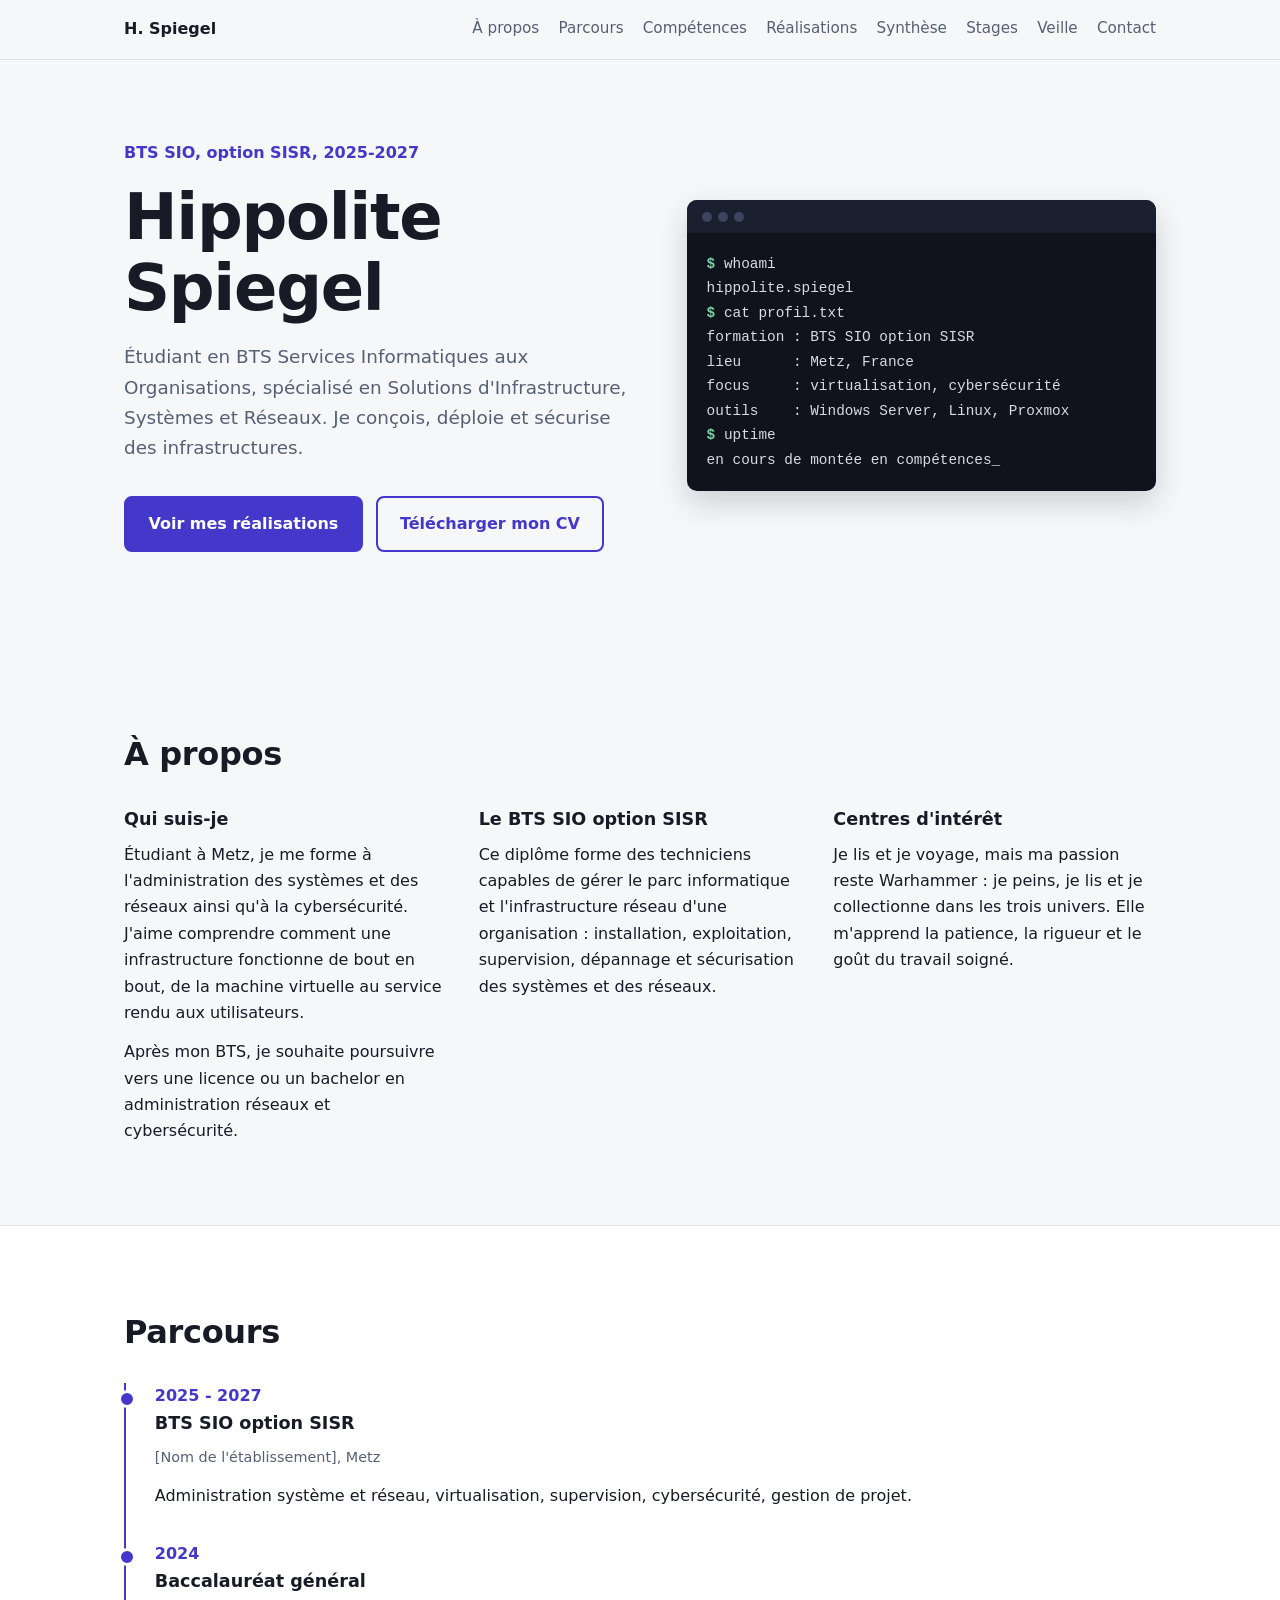
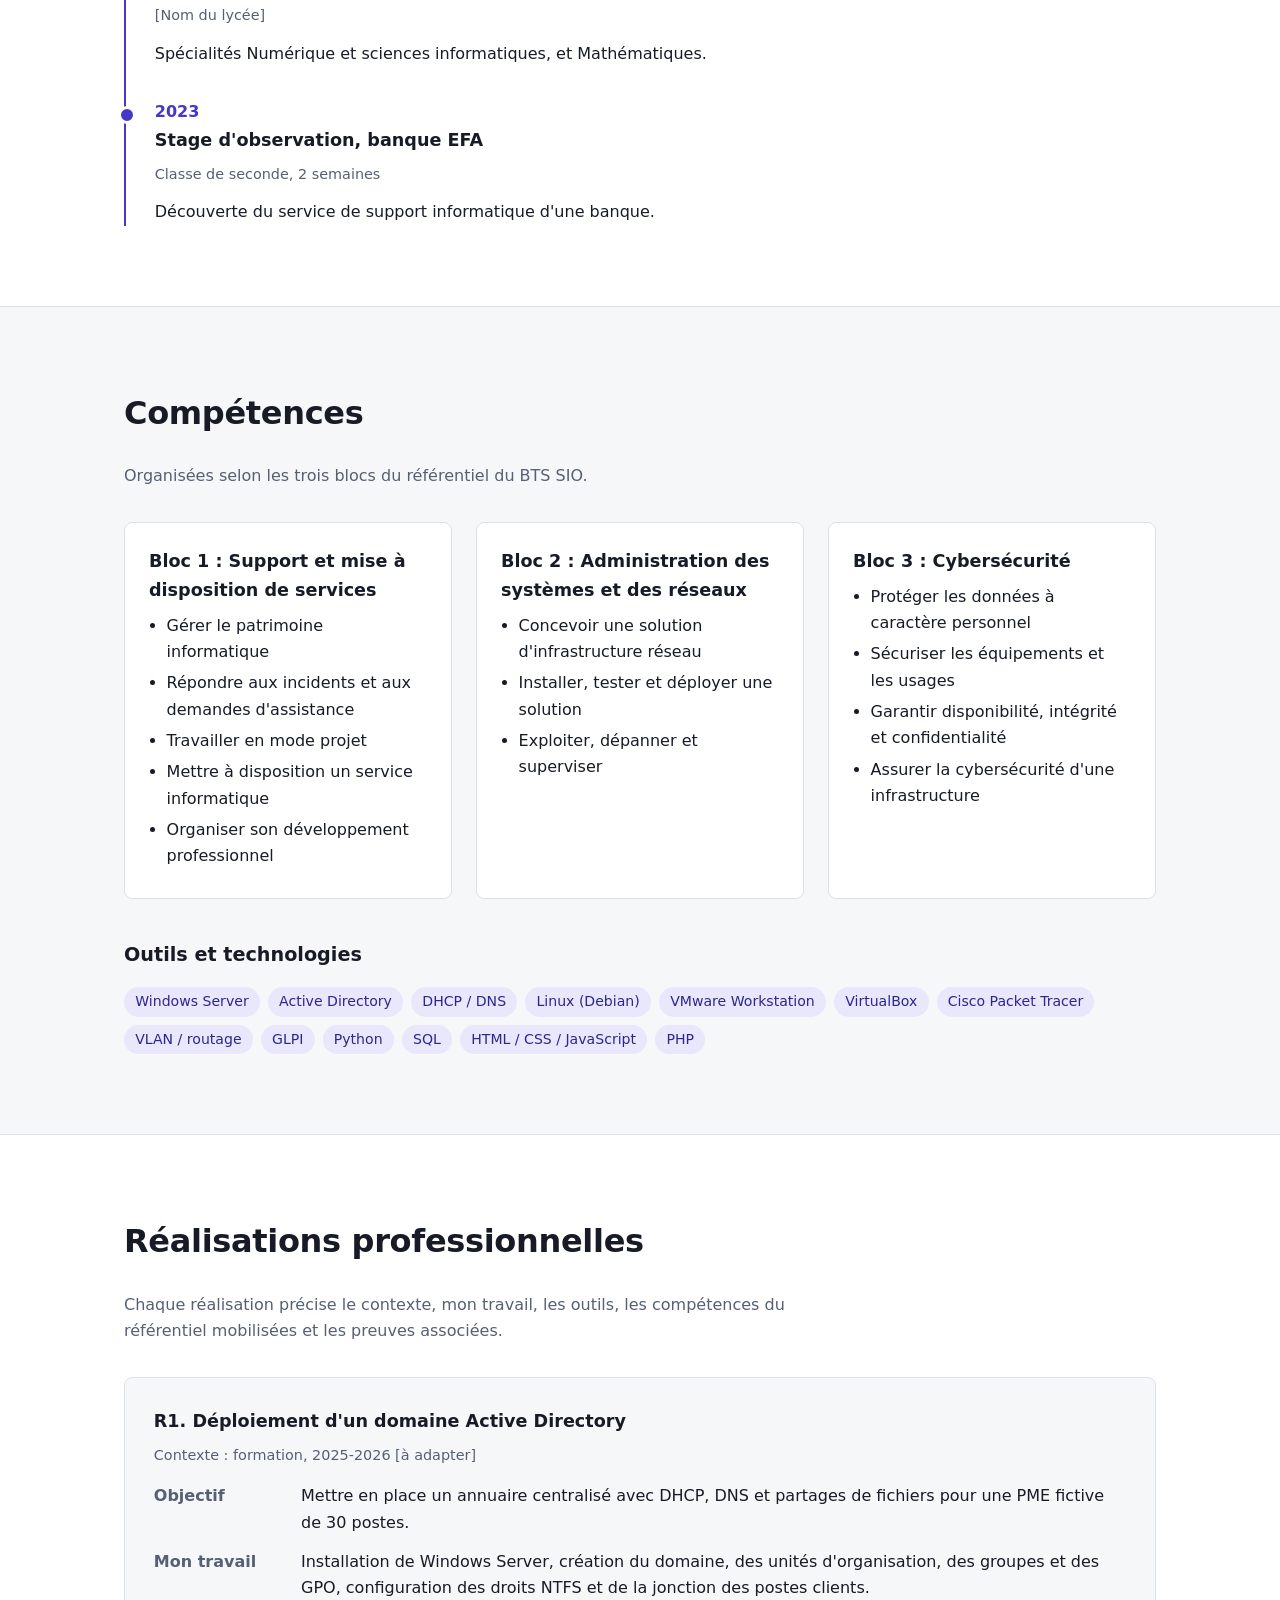
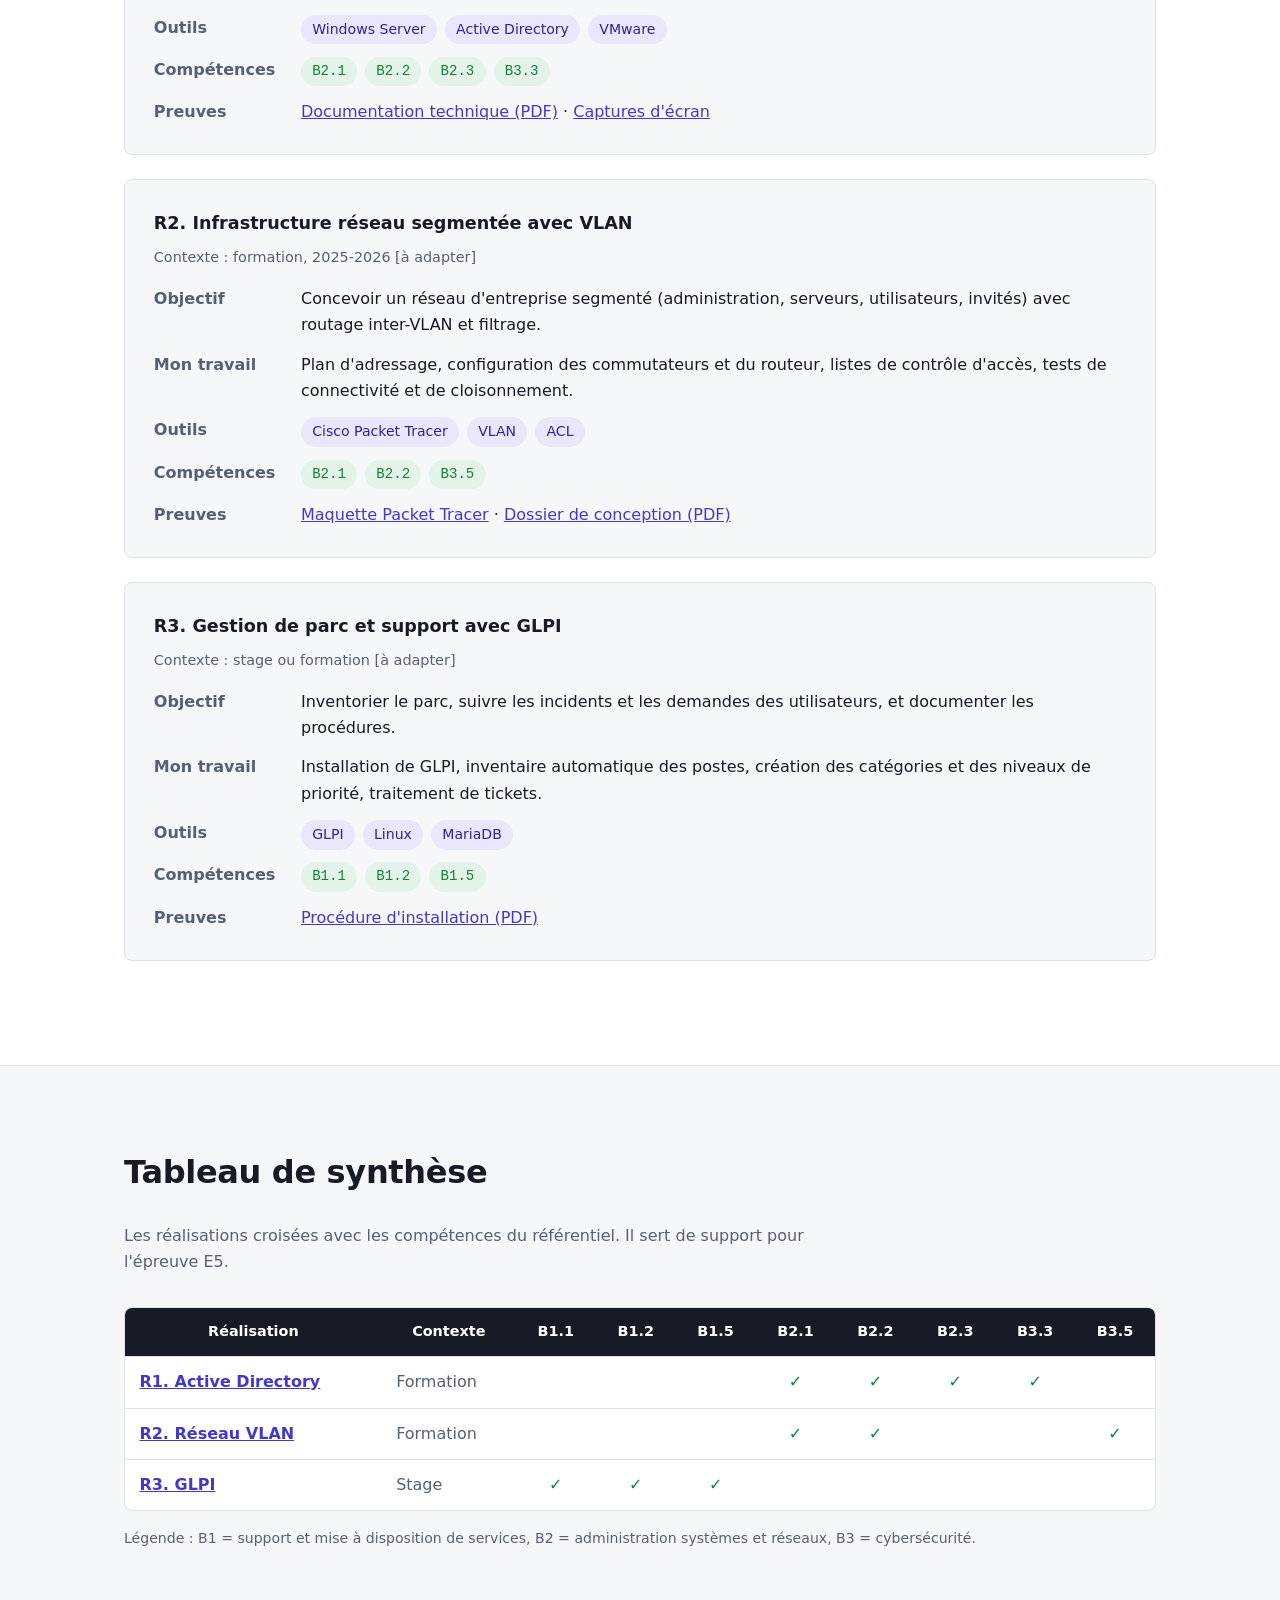
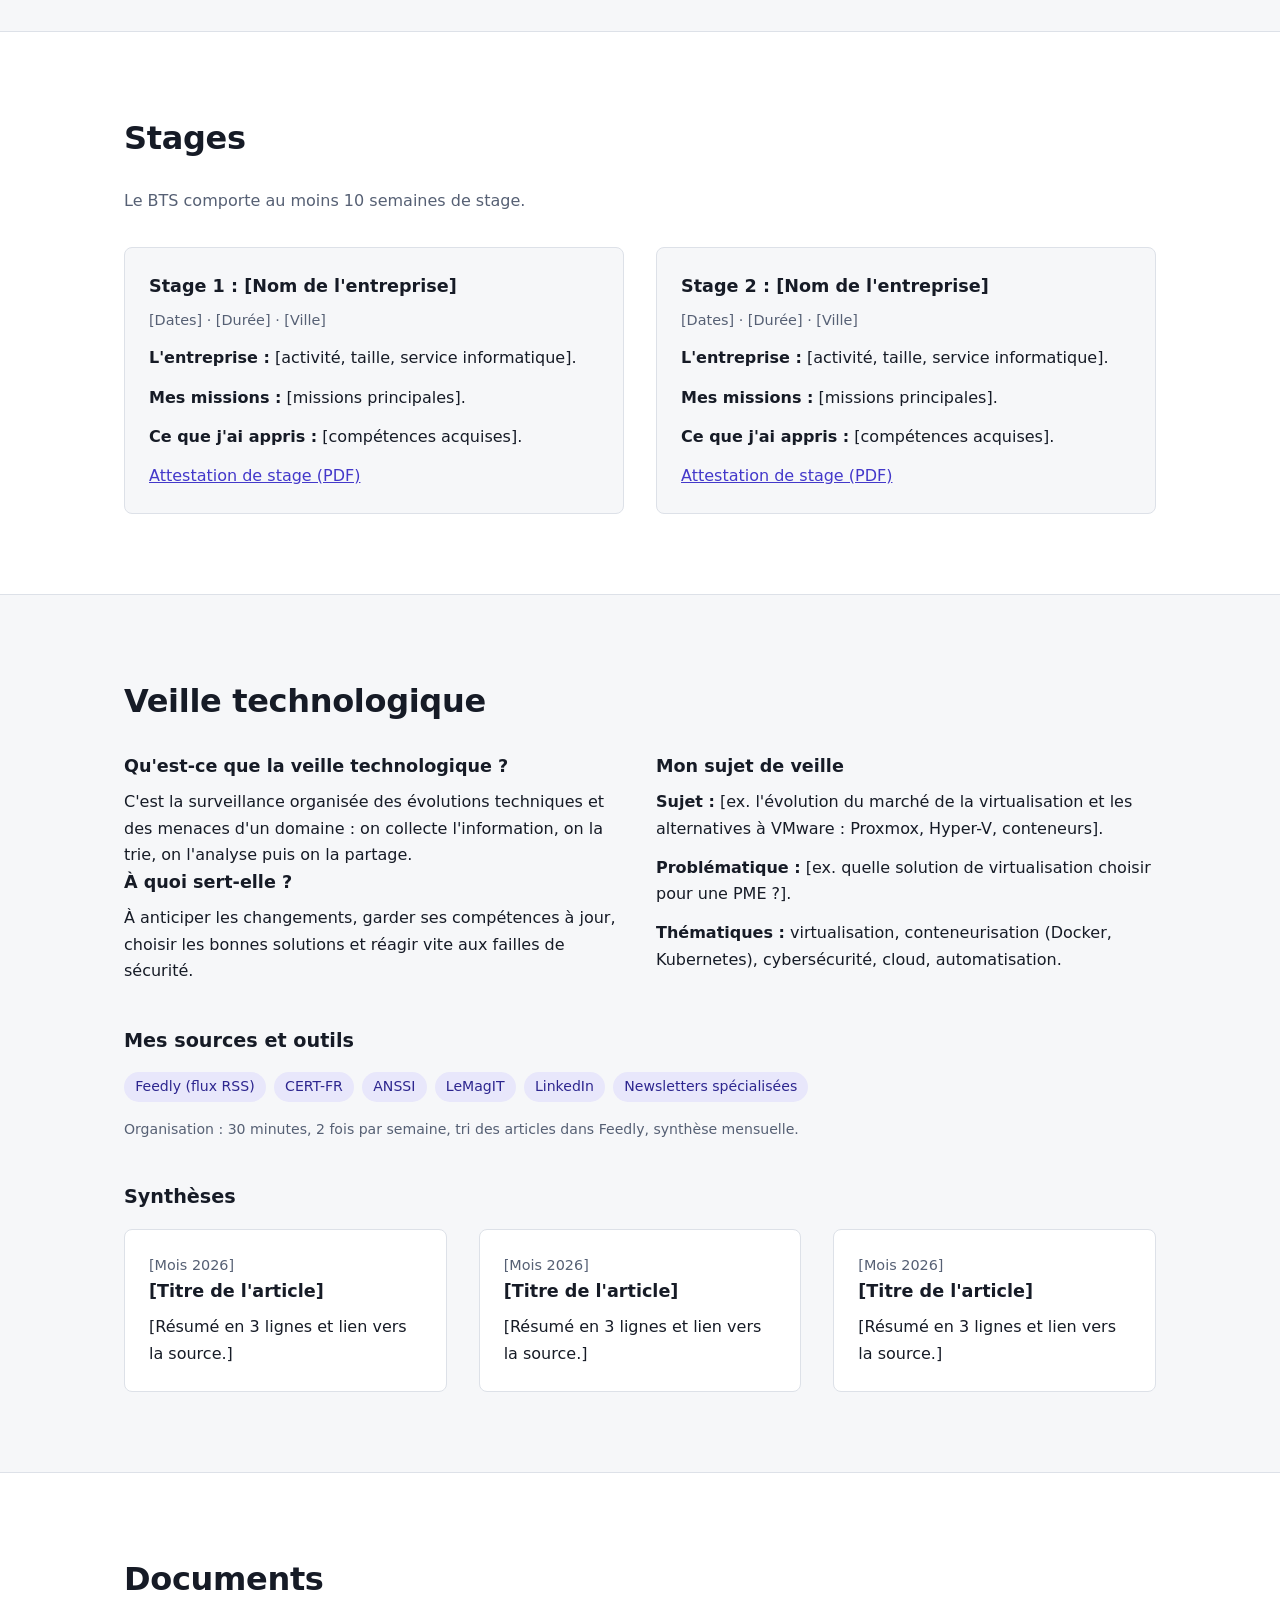
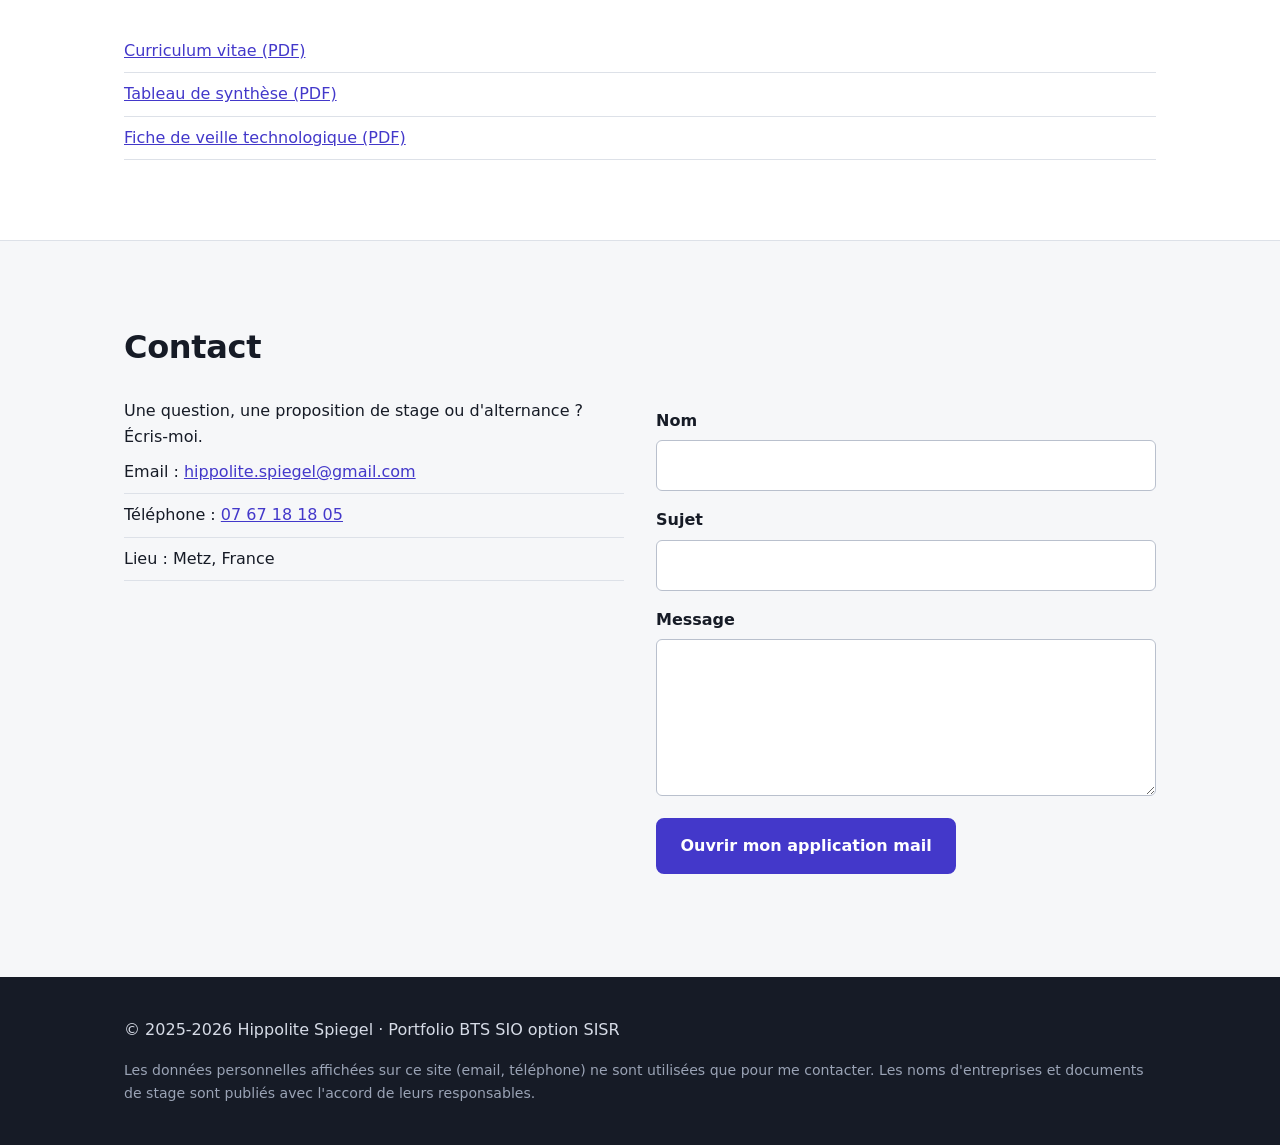
<file: index.html>
<!DOCTYPE html>
<html lang="fr">
<head>
<meta charset="UTF-8">
<meta name="viewport" content="width=device-width, initial-scale=1">
<meta name="description" content="Portfolio de Hippolite Spiegel, étudiant en BTS SIO option SISR : réalisations, stages, veille technologique et tableau de synthèse.">
<title>Hippolite Spiegel | Portfolio BTS SIO SISR</title>
<link rel="stylesheet" href="style.css">
</head>
<body>

<a class="skip" href="#contenu">Aller au contenu</a>

<header class="nav" id="nav">
  <div class="nav-in">
    <a class="logo" href="#accueil">H. Spiegel</a>
    <button class="burger" id="burger" aria-label="Ouvrir le menu" aria-expanded="false" aria-controls="menu">Menu</button>
    <nav id="menu" aria-label="Navigation principale">
      <a href="#apropos">À propos</a>
      <a href="#parcours">Parcours</a>
      <a href="#competences">Compétences</a>
      <a href="#realisations">Réalisations</a>
      <a href="#synthese">Synthèse</a>
      <a href="#stages">Stages</a>
      <a href="#veille">Veille</a>
      <a href="#contact">Contact</a>
    </nav>
  </div>
</header>

<main id="contenu">

<!-- ACCUEIL -->
<section class="hero" id="accueil">
  <div class="wrap hero-grid">
    <div>
      <p class="kicker">BTS SIO, option SISR, 2025-2027</p>
      <h1>Hippolite Spiegel</h1>
      <p class="lead">Étudiant en BTS Services Informatiques aux Organisations, spécialisé en Solutions d'Infrastructure, Systèmes et Réseaux. Je conçois, déploie et sécurise des infrastructures.</p>
      <div class="actions">
        <a class="btn" href="#realisations">Voir mes réalisations</a>
        <a class="btn ghost" href="../CV Hippolite_Mewo_20250507.pdf" download>Télécharger mon CV</a>
      </div>
    </div>
    <div class="term" aria-hidden="true">
      <div class="term-bar"><span></span><span></span><span></span></div>
<pre><b>$</b> whoami
hippolite.spiegel
<b>$</b> cat profil.txt
formation : BTS SIO option SISR
lieu      : Metz, France
focus     : virtualisation, cybersécurité
outils    : Windows Server, Linux, Proxmox
<b>$</b> uptime
en cours de montée en compétences_</pre>
    </div>
  </div>
</section>

<!-- A PROPOS -->
<section id="apropos">
  <div class="wrap">
    <h2>À propos</h2>
    <div class="cols">
      <div>
        <h3>Qui suis-je</h3>
        <p>Étudiant à Metz, je me forme à l'administration des systèmes et des réseaux ainsi qu'à la cybersécurité. J'aime comprendre comment une infrastructure fonctionne de bout en bout, de la machine virtuelle au service rendu aux utilisateurs.</p>
        <p>Après mon BTS, je souhaite poursuivre vers une licence ou un bachelor en administration réseaux et cybersécurité. <!-- À adapter à ton projet réel --></p>
      </div>
      <div>
        <h3>Le BTS SIO option SISR</h3>
        <p>Ce diplôme forme des techniciens capables de gérer le parc informatique et l'infrastructure réseau d'une organisation : installation, exploitation, supervision, dépannage et sécurisation des systèmes et des réseaux.</p>
      </div>
      <div>
        <h3>Centres d'intérêt</h3>
        <p>Je lis et je voyage, mais ma passion reste Warhammer : je peins, je lis et je collectionne dans les trois univers. Elle m'apprend la patience, la rigueur et le goût du travail soigné.</p>
      </div>
    </div>
  </div>
</section>

<!-- PARCOURS -->
<section id="parcours" class="alt">
  <div class="wrap">
    <h2>Parcours</h2>
    <ol class="timeline">
      <li>
        <time>2025 - 2027</time>
        <h3>BTS SIO option SISR</h3>
        <p class="meta">[Nom de l'établissement], Metz</p>
        <p>Administration système et réseau, virtualisation, supervision, cybersécurité, gestion de projet.</p>
      </li>
      <li>
        <time>2024</time>
        <h3>Baccalauréat général</h3>
        <p class="meta">[Nom du lycée]</p>
        <p>Spécialités Numérique et sciences informatiques, et Mathématiques.</p>
      </li>
      <li>
        <time>2023</time>
        <h3>Stage d'observation, banque EFA</h3>
        <p class="meta">Classe de seconde, 2 semaines</p>
        <p>Découverte du service de support informatique d'une banque.</p>
      </li>
    </ol>
  </div>
</section>

<!-- COMPETENCES -->
<section id="competences">
  <div class="wrap">
    <h2>Compétences</h2>
    <p class="intro">Organisées selon les trois blocs du référentiel du BTS SIO.</p>
    <div class="grid3">
      <article class="card">
        <h3>Bloc 1 : Support et mise à disposition de services</h3>
        <ul>
          <li>Gérer le patrimoine informatique</li>
          <li>Répondre aux incidents et aux demandes d'assistance</li>
          <li>Travailler en mode projet</li>
          <li>Mettre à disposition un service informatique</li>
          <li>Organiser son développement professionnel</li>
        </ul>
      </article>
      <article class="card">
        <h3>Bloc 2 : Administration des systèmes et des réseaux</h3>
        <ul>
          <li>Concevoir une solution d'infrastructure réseau</li>
          <li>Installer, tester et déployer une solution</li>
          <li>Exploiter, dépanner et superviser</li>
        </ul>
      </article>
      <article class="card">
        <h3>Bloc 3 : Cybersécurité</h3>
        <ul>
          <li>Protéger les données à caractère personnel</li>
          <li>Sécuriser les équipements et les usages</li>
          <li>Garantir disponibilité, intégrité et confidentialité</li>
          <li>Assurer la cybersécurité d'une infrastructure</li>
        </ul>
      </article>
    </div>
    <h3 class="sub">Outils et technologies</h3>
    <div class="tags">
      <span>Windows Server</span><span>Active Directory</span><span>DHCP / DNS</span><span>Linux (Debian)</span>
      <span>VMware Workstation</span><span>VirtualBox</span><span>Cisco Packet Tracer</span><span>VLAN / routage</span>
      <span>GLPI</span><span>Python</span><span>SQL</span><span>HTML / CSS / JavaScript</span><span>PHP</span>
    </div>
  </div>
</section>

<!-- REALISATIONS -->
<section id="realisations" class="alt">
  <div class="wrap">
    <h2>Réalisations professionnelles</h2>
    <p class="intro">Chaque réalisation précise le contexte, mon travail, les outils, les compétences du référentiel mobilisées et les preuves associées. <!-- Les 3 projets ci-dessous sont des modèles : remplace-les par tes vraies réalisations. --></p>

    <article class="project">
      <header>
        <h3>R1. Déploiement d'un domaine Active Directory</h3>
        <p class="meta">Contexte : formation, 2025-2026 [à adapter]</p>
      </header>
      <dl>
        <dt>Objectif</dt><dd>Mettre en place un annuaire centralisé avec DHCP, DNS et partages de fichiers pour une PME fictive de 30 postes.</dd>
        <dt>Mon travail</dt><dd>Installation de Windows Server, création du domaine, des unités d'organisation, des groupes et des GPO, configuration des droits NTFS et de la jonction des postes clients.</dd>
        <dt>Outils</dt><dd class="tags"><span>Windows Server</span><span>Active Directory</span><span>VMware</span></dd>
        <dt>Compétences</dt><dd class="tags comp"><span>B2.1</span><span>B2.2</span><span>B2.3</span><span>B3.3</span></dd>
        <dt>Preuves</dt><dd><a href="assets/preuves/R1-documentation.pdf">Documentation technique (PDF)</a> · <a href="assets/preuves/R1-captures.pdf">Captures d'écran</a></dd>
      </dl>
    </article>

    <article class="project">
      <header>
        <h3>R2. Infrastructure réseau segmentée avec VLAN</h3>
        <p class="meta">Contexte : formation, 2025-2026 [à adapter]</p>
      </header>
      <dl>
        <dt>Objectif</dt><dd>Concevoir un réseau d'entreprise segmenté (administration, serveurs, utilisateurs, invités) avec routage inter-VLAN et filtrage.</dd>
        <dt>Mon travail</dt><dd>Plan d'adressage, configuration des commutateurs et du routeur, listes de contrôle d'accès, tests de connectivité et de cloisonnement.</dd>
        <dt>Outils</dt><dd class="tags"><span>Cisco Packet Tracer</span><span>VLAN</span><span>ACL</span></dd>
        <dt>Compétences</dt><dd class="tags comp"><span>B2.1</span><span>B2.2</span><span>B3.5</span></dd>
        <dt>Preuves</dt><dd><a href="assets/preuves/R2-maquette.pkt">Maquette Packet Tracer</a> · <a href="assets/preuves/R2-documentation.pdf">Dossier de conception (PDF)</a></dd>
      </dl>
    </article>

    <article class="project">
      <header>
        <h3>R3. Gestion de parc et support avec GLPI</h3>
        <p class="meta">Contexte : stage ou formation [à adapter]</p>
      </header>
      <dl>
        <dt>Objectif</dt><dd>Inventorier le parc, suivre les incidents et les demandes des utilisateurs, et documenter les procédures.</dd>
        <dt>Mon travail</dt><dd>Installation de GLPI, inventaire automatique des postes, création des catégories et des niveaux de priorité, traitement de tickets.</dd>
        <dt>Outils</dt><dd class="tags"><span>GLPI</span><span>Linux</span><span>MariaDB</span></dd>
        <dt>Compétences</dt><dd class="tags comp"><span>B1.1</span><span>B1.2</span><span>B1.5</span></dd>
        <dt>Preuves</dt><dd><a href="assets/preuves/R3-procedure.pdf">Procédure d'installation (PDF)</a></dd>
      </dl>
    </article>
  </div>
</section>

<!-- SYNTHESE -->
<section id="synthese">
  <div class="wrap">
    <h2>Tableau de synthèse</h2>
    <p class="intro">Les réalisations croisées avec les compétences du référentiel. Il sert de support pour l'épreuve E5. <!-- Coche selon tes vraies réalisations ; vérifie le format attendu avec ton établissement. --></p>
    <div class="scroll">
      <table>
        <thead>
          <tr>
            <th scope="col">Réalisation</th><th scope="col">Contexte</th>
            <th scope="col">B1.1</th><th scope="col">B1.2</th><th scope="col">B1.5</th>
            <th scope="col">B2.1</th><th scope="col">B2.2</th><th scope="col">B2.3</th>
            <th scope="col">B3.3</th><th scope="col">B3.5</th>
          </tr>
        </thead>
        <tbody>
          <tr><th scope="row"><a href="#realisations">R1. Active Directory</a></th><td>Formation</td><td></td><td></td><td></td><td>✓</td><td>✓</td><td>✓</td><td>✓</td><td></td></tr>
          <tr><th scope="row"><a href="#realisations">R2. Réseau VLAN</a></th><td>Formation</td><td></td><td></td><td></td><td>✓</td><td>✓</td><td></td><td></td><td>✓</td></tr>
          <tr><th scope="row"><a href="#realisations">R3. GLPI</a></th><td>Stage</td><td>✓</td><td>✓</td><td>✓</td><td></td><td></td><td></td><td></td><td></td></tr>
        </tbody>
      </table>
    </div>
    <p class="note">Légende : B1 = support et mise à disposition de services, B2 = administration systèmes et réseaux, B3 = cybersécurité.</p>
  </div>
</section>

<!-- STAGES -->
<section id="stages" class="alt">
  <div class="wrap">
    <h2>Stages</h2>
    <p class="intro">Le BTS comporte au moins 10 semaines de stage. <!-- Remplis avec tes vrais stages. --></p>
    <div class="cols">
      <article class="card">
        <h3>Stage 1 : [Nom de l'entreprise]</h3>
        <p class="meta">[Dates] · [Durée] · [Ville]</p>
        <p><strong>L'entreprise :</strong> [activité, taille, service informatique].</p>
        <p><strong>Mes missions :</strong> [missions principales].</p>
        <p><strong>Ce que j'ai appris :</strong> [compétences acquises].</p>
        <p><a href="assets/preuves/stage1-attestation.pdf">Attestation de stage (PDF)</a></p>
      </article>
      <article class="card">
        <h3>Stage 2 : [Nom de l'entreprise]</h3>
        <p class="meta">[Dates] · [Durée] · [Ville]</p>
        <p><strong>L'entreprise :</strong> [activité, taille, service informatique].</p>
        <p><strong>Mes missions :</strong> [missions principales].</p>
        <p><strong>Ce que j'ai appris :</strong> [compétences acquises].</p>
        <p><a href="assets/preuves/stage2-attestation.pdf">Attestation de stage (PDF)</a></p>
      </article>
    </div>
  </div>
</section>

<!-- VEILLE -->
<section id="veille">
  <div class="wrap">
    <h2>Veille technologique</h2>

    <div class="cols">
      <div>
        <h3>Qu'est-ce que la veille technologique ?</h3>
        <p>C'est la surveillance organisée des évolutions techniques et des menaces d'un domaine : on collecte l'information, on la trie, on l'analyse puis on la partage.</p>
        <h3>À quoi sert-elle ?</h3>
        <p>À anticiper les changements, garder ses compétences à jour, choisir les bonnes solutions et réagir vite aux failles de sécurité.</p>
      </div>
      <div>
        <h3>Mon sujet de veille</h3>
        <p><strong>Sujet :</strong> [ex. l'évolution du marché de la virtualisation et les alternatives à VMware : Proxmox, Hyper-V, conteneurs].</p>
        <p><strong>Problématique :</strong> [ex. quelle solution de virtualisation choisir pour une PME ?].</p>
        <p><strong>Thématiques :</strong> virtualisation, conteneurisation (Docker, Kubernetes), cybersécurité, cloud, automatisation.</p>
      </div>
    </div>

    <h3 class="sub">Mes sources et outils</h3>
    <div class="tags">
      <span>Feedly (flux RSS)</span><span>CERT-FR</span><span>ANSSI</span><span>LeMagIT</span><span>LinkedIn</span><span>Newsletters spécialisées</span>
    </div>
    <p class="note">Organisation : 30 minutes, 2 fois par semaine, tri des articles dans Feedly, synthèse mensuelle. <!-- À adapter --></p>

    <h3 class="sub">Synthèses</h3>
    <div class="cols">
      <article class="card"><p class="meta">[Mois 2026]</p><h3>[Titre de l'article]</h3><p>[Résumé en 3 lignes et lien vers la source.]</p></article>
      <article class="card"><p class="meta">[Mois 2026]</p><h3>[Titre de l'article]</h3><p>[Résumé en 3 lignes et lien vers la source.]</p></article>
      <article class="card"><p class="meta">[Mois 2026]</p><h3>[Titre de l'article]</h3><p>[Résumé en 3 lignes et lien vers la source.]</p></article>
    </div>
  </div>
</section>

<!-- DOCUMENTS -->
<section id="documents" class="alt">
  <div class="wrap">
    <h2>Documents</h2>
    <ul class="docs">
      <li><a href="assets/CV-Hippolite-Spiegel.pdf" download>Curriculum vitae (PDF)</a></li>
      <li><a href="assets/preuves/tableau-de-synthese.pdf" download>Tableau de synthèse (PDF)</a></li>
      <li><a href="assets/preuves/attestation-veille.pdf" download>Fiche de veille technologique (PDF)</a></li>
    </ul>
  </div>
</section>

<!-- CONTACT -->
<section id="contact">
  <div class="wrap">
    <h2>Contact</h2>
    <div class="cols">
      <div>
        <p>Une question, une proposition de stage ou d'alternance ? Écris-moi.</p>
        <ul class="docs">
          <li>Email : <a href="mailto:hippolite.spiegel@gmail.com">hippolite.spiegel@gmail.com</a></li>
          <li>Téléphone : <a href="tel:+33767181805">07 67 18 18 05</a></li>
          <li>Lieu : Metz, France</li>
        </ul>
      </div>
      <form id="form" novalidate>
        <label for="name">Nom</label>
        <input id="name" name="name" type="text" required autocomplete="name">
        <label for="subject">Sujet</label>
        <input id="subject" name="subject" type="text" required>
        <label for="message">Message</label>
        <textarea id="message" name="message" rows="5" required></textarea>
        <button class="btn" type="submit">Ouvrir mon application mail</button>
        <p class="note" id="msg" role="status"></p>
      </form>
    </div>
  </div>
</section>

</main>

<footer>
  <div class="wrap">
    <p>© 2025-2026 Hippolite Spiegel · Portfolio BTS SIO option SISR</p>
    <p class="note">Les données personnelles affichées sur ce site (email, téléphone) ne sont utilisées que pour me contacter. Les noms d'entreprises et documents de stage sont publiés avec l'accord de leurs responsables.</p>
  </div>
</footer>

<script>
  // Menu mobile
  const burger = document.getElementById('burger');
  const menu = document.getElementById('menu');
  burger.addEventListener('click', () => {
    const open = menu.classList.toggle('open');
    burger.setAttribute('aria-expanded', open);
  });
  menu.addEventListener('click', e => {
    if (e.target.tagName === 'A') { menu.classList.remove('open'); burger.setAttribute('aria-expanded', false); }
  });

  // Lien actif selon la section visible
  const links = [...menu.querySelectorAll('a')];
  const io = new IntersectionObserver(entries => {
    entries.forEach(en => {
      if (en.isIntersecting) {
        links.forEach(l => l.classList.toggle('active', l.getAttribute('href') === '#' + en.target.id));
      }
    });
  }, { rootMargin: '-45% 0px -50% 0px' });
  document.querySelectorAll('main section').forEach(s => io.observe(s));

  // Formulaire : ouvre l'application mail (pas de serveur nécessaire)
  document.getElementById('form').addEventListener('submit', e => {
    e.preventDefault();
    const f = e.target;
    if (!f.checkValidity()) { document.getElementById('msg').textContent = 'Remplis tous les champs avant d\'envoyer.'; return; }
    const body = encodeURIComponent(f.message.value + '\n\n' + f.name.value);
    location.href = 'mailto:hippolite.spiegel@gmail.com?subject=' + encodeURIComponent(f.subject.value) + '&body=' + body;
    document.getElementById('msg').textContent = 'Ton application mail s\'ouvre avec le message prêt à envoyer.';
  });
</script>
</body>
</html>
</file>
<file: style.css>
:root {
  --ink: #161b26;
  --muted: #566074;
  --paper: #f6f7f9;
  --panel: #ffffff;
  --line: #dde1e8;
  --accent: #4338ca;
  --accent-soft: #e8e7fb;
  --ok: #15803d;
}

* { box-sizing: border-box; margin: 0; padding: 0; }
html { scroll-behavior: smooth; scroll-padding-top: 4.5rem; }
body { font-family: system-ui, -apple-system, "Segoe UI", Roboto, sans-serif; color: var(--ink); background: var(--paper); line-height: 1.65; }
a { color: var(--accent); }
a:focus-visible, button:focus-visible, input:focus-visible, textarea:focus-visible { outline: 3px solid var(--accent); outline-offset: 2px; }

.skip { position: absolute; left: -999px; top: 0; background: var(--ink); color: #fff; padding: .6rem 1rem; z-index: 200; }
.skip:focus { left: 0; }

.wrap { max-width: 1080px; margin: 0 auto; padding: 0 1.5rem; }
section { padding: 5rem 0; }
section.alt { background: var(--panel); border-block: 1px solid var(--line); }

h1 { font-size: clamp(2.4rem, 6vw, 4rem); line-height: 1.1; letter-spacing: -.02em; }
h2 { font-size: 2rem; letter-spacing: -.01em; margin-bottom: 1.5rem; }
h3 { font-size: 1.1rem; margin-bottom: .5rem; }
h3.sub { margin: 2.5rem 0 1rem; font-size: 1.2rem; }
p + p { margin-top: .8rem; }
.intro { color: var(--muted); max-width: 68ch; margin-bottom: 2rem; }
.meta { color: var(--muted); font-size: .9rem; }
.note { color: var(--muted); font-size: .88rem; margin-top: 1rem; }
.kicker { color: var(--accent); font-weight: 600; margin-bottom: 1rem; }

/* Navigation */
.nav { position: sticky; top: 0; z-index: 100; background: rgba(246,247,249,.94); backdrop-filter: blur(8px); border-bottom: 1px solid var(--line); }
.nav-in { max-width: 1080px; margin: 0 auto; padding: .8rem 1.5rem; display: flex; align-items: center; justify-content: space-between; gap: 1rem; }
.logo { font-weight: 700; color: var(--ink); text-decoration: none; }
#menu { display: flex; gap: 1.2rem; flex-wrap: wrap; }
#menu a { color: var(--muted); text-decoration: none; font-size: .95rem; padding: .2rem 0; border-bottom: 2px solid transparent; }
#menu a:hover, #menu a.active { color: var(--ink); border-bottom-color: var(--accent); }
.burger { display: none; background: none; border: 1px solid var(--line); border-radius: 6px; padding: .4rem .8rem; font: inherit; cursor: pointer; }

/* Hero */
.hero { padding: 5rem 0 6rem; }
.hero-grid { display: grid; grid-template-columns: 1.1fr 1fr; gap: 3rem; align-items: center; }
.lead { font-size: 1.15rem; color: var(--muted); margin: 1.2rem 0 2rem; max-width: 52ch; }
.actions { display: flex; gap: .8rem; flex-wrap: wrap; }
.btn { display: inline-block; background: var(--accent); color: #fff; text-decoration: none; font: inherit; font-weight: 600; padding: .8rem 1.4rem; border-radius: 8px; border: 2px solid var(--accent); cursor: pointer; }
.btn:hover { background: #3730a3; border-color: #3730a3; }
.btn.ghost { background: transparent; color: var(--accent); }
.btn.ghost:hover { background: var(--accent-soft); }

.term { background: #10131b; color: #d6dbe6; border-radius: 10px; overflow: hidden; box-shadow: 0 12px 30px rgba(22,27,38,.18); }
.term-bar { display: flex; gap: 6px; padding: .7rem .9rem; background: #1b2030; }
.term-bar span { width: 10px; height: 10px; border-radius: 50%; background: #3c4560; }
.term pre { padding: 1.2rem; font: .9rem/1.7 ui-monospace, "Cascadia Code", Consolas, monospace; white-space: pre-wrap; }
.term b { color: #7dd3a8; }

/* Grilles et cartes */
.cols { display: grid; grid-template-columns: repeat(auto-fit, minmax(280px, 1fr)); gap: 2rem; }
.grid3 { display: grid; grid-template-columns: repeat(auto-fit, minmax(280px, 1fr)); gap: 1.5rem; }
.card { background: var(--panel); border: 1px solid var(--line); border-radius: 8px; padding: 1.5rem; }
.alt .card { background: var(--paper); }
.card ul { margin: .5rem 0 0 1.1rem; }
.card li { margin-bottom: .3rem; }

.tags { display: flex; flex-wrap: wrap; gap: .5rem; }
.tags span { background: var(--accent-soft); color: #2d268f; padding: .2rem .7rem; border-radius: 999px; font-size: .88rem; }
.tags.comp span { font-family: ui-monospace, Consolas, monospace; background: #e3f3e9; color: var(--ok); }

/* Parcours */
.timeline { list-style: none; border-left: 2px solid var(--accent); padding-left: 1.8rem; display: grid; gap: 2rem; }
.timeline li { position: relative; }
.timeline li::before { content: ""; position: absolute; left: -2.3rem; top: .45rem; width: 12px; height: 12px; border-radius: 50%; background: var(--accent); border: 3px solid var(--panel); }
.timeline time { color: var(--accent); font-weight: 700; }

/* Réalisations */
.project { background: var(--paper); border: 1px solid var(--line); border-radius: 8px; padding: 1.8rem; margin-bottom: 1.5rem; }
.project header { margin-bottom: 1rem; }
.project dl { display: grid; grid-template-columns: 8rem 1fr; gap: .8rem 1.2rem; }
.project dt { font-weight: 600; color: var(--muted); }

/* Tableau */
.scroll { overflow-x: auto; border: 1px solid var(--line); border-radius: 8px; background: var(--panel); }
table { width: 100%; border-collapse: collapse; min-width: 720px; }
th, td { padding: .75rem .9rem; border-bottom: 1px solid var(--line); text-align: center; }
thead th { background: var(--ink); color: #fff; font-size: .9rem; }
tbody th, td:nth-child(2) { text-align: left; }
tbody th { font-weight: 600; }
td { color: var(--ok); font-weight: 700; }
td:nth-child(2) { color: var(--muted); font-weight: 400; }
tbody tr:last-child > * { border-bottom: none; }

/* Documents, contact */
.docs { list-style: none; }
.docs li { padding: .5rem 0; border-bottom: 1px solid var(--line); }
form { display: grid; gap: .4rem; }
label { font-weight: 600; margin-top: .6rem; }
input, textarea { font: inherit; padding: .7rem; border: 1px solid #b9c0cd; border-radius: 6px; background: #fff; width: 100%; }
form .btn { margin-top: 1rem; justify-self: start; }

footer { background: var(--ink); color: #d6dbe6; padding: 2.5rem 0; }
footer .note { color: #9aa3b5; }

/* Mobile */
@media (max-width: 860px) {
  .hero-grid { grid-template-columns: 1fr; }
  .burger { display: block; }
  #menu { display: none; position: absolute; top: 100%; left: 0; right: 0; flex-direction: column; gap: 0; background: var(--paper); border-bottom: 1px solid var(--line); padding: .5rem 1.5rem 1rem; }
  #menu.open { display: flex; }
  #menu a { padding: .7rem 0; }
  .project dl { grid-template-columns: 1fr; gap: .2rem; }
  .project dd { margin-bottom: .8rem; }
  section { padding: 3.5rem 0; }
}

@media (prefers-reduced-motion: reduce) {
  html { scroll-behavior: auto; }
}
</file>
